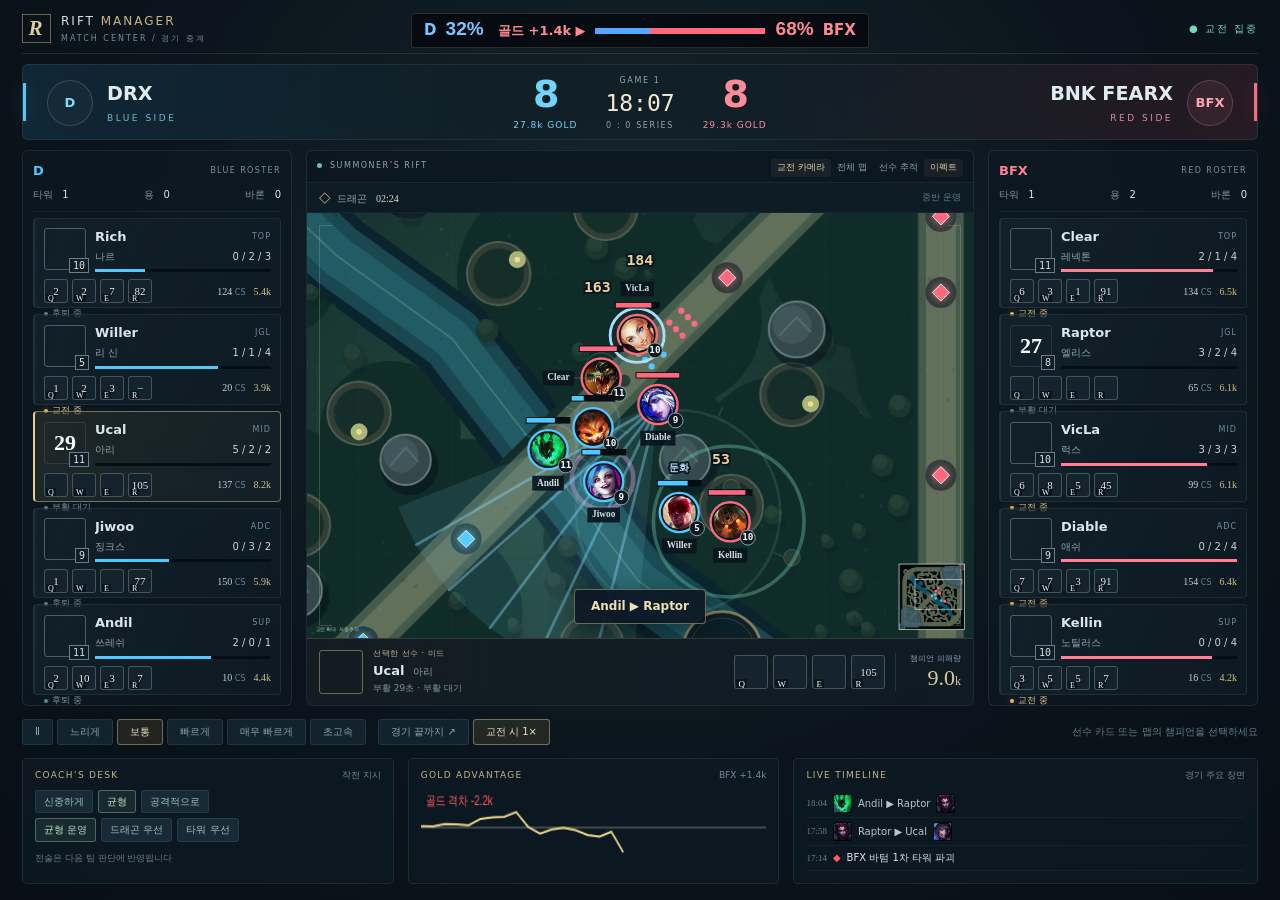
<file: match-preview.html>
<!doctype html>
<html lang="ko">
<head><meta charset="utf-8"><meta name="viewport" content="width=device-width,initial-scale=1"><title>경기 중계 미리보기 · Rift Manager</title><link rel="stylesheet" href="css/style.css"><link rel="stylesheet" href="css/broadcast.css">
<link rel="stylesheet" href="css/features.css"></head>
<body>
<div id="matchRoot"></div>
<script src="data/index.js"></script><script src="data/y2026.js"></script><script src="data/rookies.js"></script><script src="js/core.js"></script><script src="js/skills.js"></script><script src="data/champions.js"></script><script src="js/champions.js"></script><script src="js/engine.js"></script>
<script src="js/abilities.js"></script><script src="js/world.js"></script><script src="js/sim.js"></script>
<script src="js/competition.js"></script><script src="js/manage.js"></script><script src="js/staff.js"></script><script src="js/youth.js"></script><script src="js/career.js"></script><script src="js/broadcast.js"></script><script src="js/combat-vfx.js"></script><script src="js/draft.js"></script>
<script src="js/view.js"></script>
<script src="data/particles.js"></script><script src="js/native-vfx.js"></script>
<script>
// Standalone in-memory exhibition. Never loads or writes a saved career.
const D=LFM_DATA[2026],S=LFM.world.newGame({year:2026,mode:'team',teamId:D.leagues[0].teams[0],seed:77});
const fixture=S.matches.find(m=>m.a===S.user||m.b===S.user);
LFM.view.open(fixture,()=>location.href='index.html');
const state=LFM.view.state();
LFM.draftUI.ai(state,true);LFM.view.render();
state.picks=['Gnar','LeeSin','Ahri','Jinx','Thresh','Renekton','Elise','Lux','Ashe','Nautilus'];
document.querySelector('[data-mact="start"]').click();
while(state.match.t<1080&&!state.match.done)state.match.step(1);
state.speed=2;
LFM.view.render();
const meta=document.querySelector('.match-meta');meta.textContent='데모 경기 · 18분부터 재생 · 저장 데이터에 영향 없음';
</script>
</body></html>
</file>
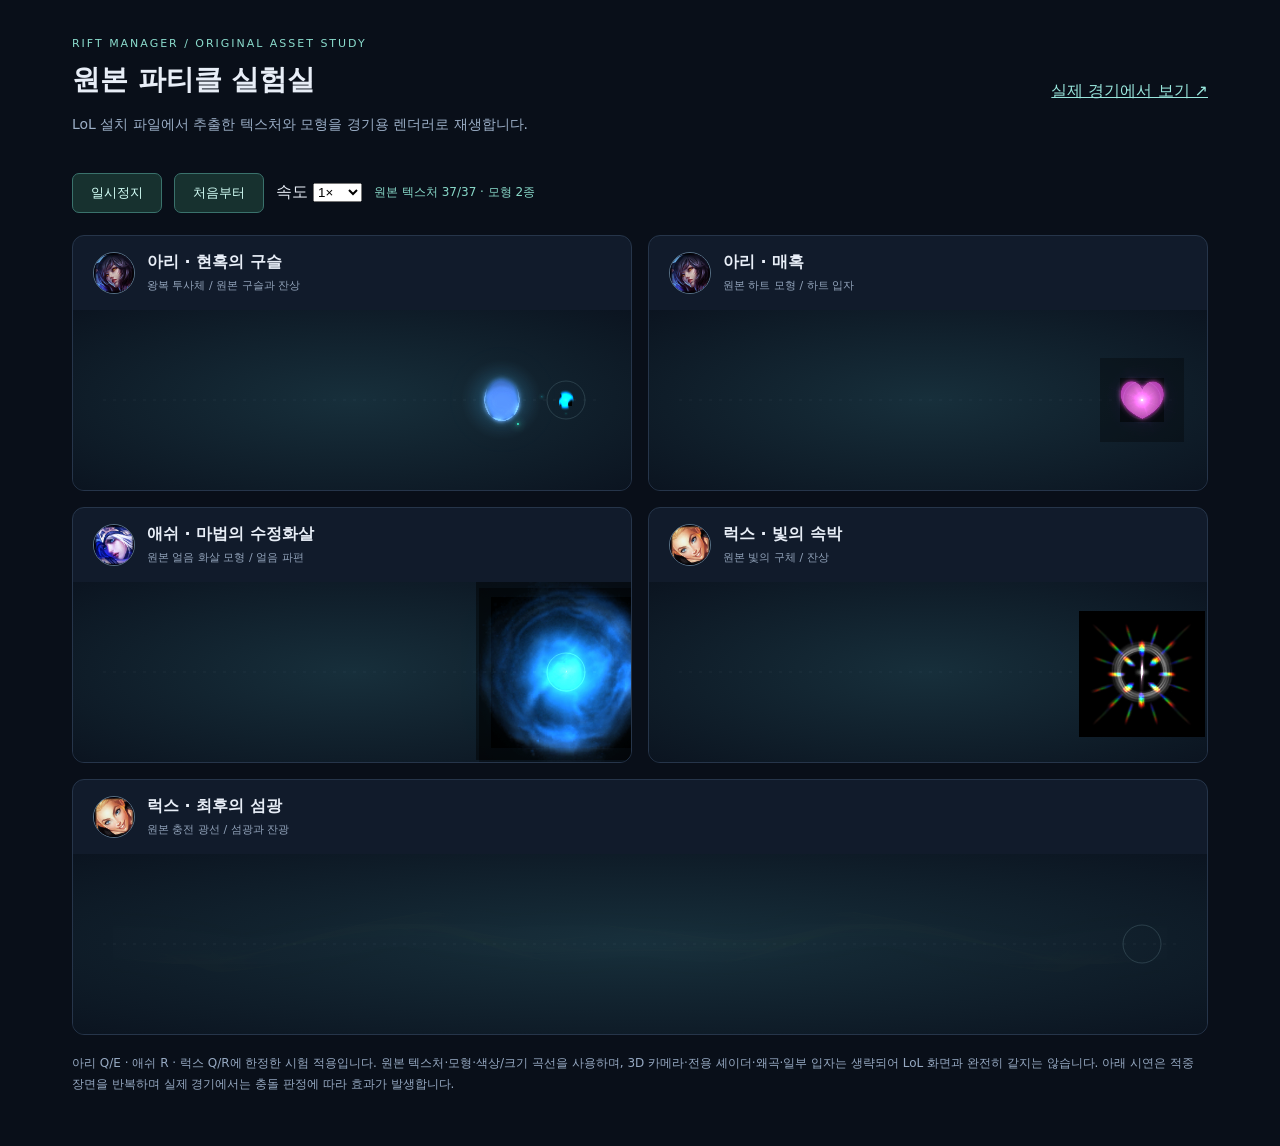
<file: particle-preview.html>
<!doctype html>
<html lang="ko"><head><meta charset="utf-8"><meta name="viewport" content="width=device-width,initial-scale=1"><title>원본 파티클 실험실 · Rift Manager</title>
<style>
*{box-sizing:border-box}body{margin:0;background:#090f19;color:#e8eef7;font-family:Malgun Gothic,system-ui,sans-serif}main{max-width:1180px;margin:auto;padding:32px 22px}header{display:flex;justify-content:space-between;gap:20px;align-items:center}h1{font-size:28px;margin:10px 0}p{color:#9baec6;line-height:1.7;font-size:14px}.eyebrow{letter-spacing:.18em;font-size:11px;color:#8bdccd}a{color:#99e7dd}button{background:#17312f;border:1px solid #3a726c;color:#d3fff7;border-radius:7px;padding:10px 18px;cursor:pointer}.controls{display:flex;gap:12px;align-items:center;flex-wrap:wrap;margin:22px 0}.grid{display:grid;grid-template-columns:1fr 1fr;gap:16px}article{border:1px solid #26354a;border-radius:12px;overflow:hidden;background:#111b2b}article.wide{grid-column:1/-1}.title{display:flex;gap:12px;align-items:center;padding:16px 20px}.title img{width:42px;height:42px;border-radius:50%;border:1px solid #577085}h2{font-size:16px;margin:0 0 5px}.caption{font-size:11px;color:#91a2b9}canvas{display:block;width:100%;height:180px;background:radial-gradient(ellipse at 50% 50%,#172f3b,#0b1420)}footer{margin:18px 0;color:#96a9c2;font-size:12px;line-height:1.8}#loaded{font-size:12px;color:#88d8c8}@media(max-width:650px){.grid{grid-template-columns:1fr}h1{font-size:23px}header{align-items:flex-start;flex-direction:column}main{padding:20px 14px}}
</style></head><body><main>
<header><div><span class="eyebrow">RIFT MANAGER / ORIGINAL ASSET STUDY</span><h1>원본 파티클 실험실</h1><p>LoL 설치 파일에서 추출한 텍스처와 모형을 경기용 렌더러로 재생합니다.</p></div><a href="match-preview.html">실제 경기에서 보기 ↗</a></header>
<div class="controls"><button id="pause">일시정지</button><button id="restart">처음부터</button><label>속도 <select id="speed"><option value="0.5">0.5×</option><option value="1" selected>1×</option><option value="2">2×</option></select></label><span id="loaded">원본 텍스처 불러오는 중…</span></div>
<div class="grid" id="grid"></div>
<footer>아리 Q/E · 애쉬 R · 럭스 Q/R에 한정한 시험 적용입니다. 원본 텍스처·모형·색상/크기 곡선을 사용하며, 3D 카메라·전용 셰이더·왜곡·일부 입자는 생략되어 LoL 화면과 완전히 같지는 않습니다. 아래 시연은 적중 장면을 반복하며 실제 경기에서는 충돌 판정에 따라 효과가 발생합니다.</footer>
</main><script>window.LFM={};</script><script src="data/particles.js"></script><script src="js/native-vfx.js"></script><script>
const demos=[['AhriQ','아리 · 현혹의 구슬','왕복 투사체 / 원본 구슬과 잔상','Ahri'],['AhriE','아리 · 매혹','원본 하트 모형 / 하트 입자','Ahri'],['AsheR','애쉬 · 마법의 수정화살','원본 얼음 화살 모형 / 얼음 파편','Ashe'],['LuxQ','럭스 · 빛의 속박','원본 빛의 구체 / 잔상','Lux'],['LuxR','럭스 · 최후의 섬광','원본 충전 광선 / 섬광과 잔광','Lux']];
document.querySelector('#grid').innerHTML=demos.map(([key,name,sub,id])=>`<article class="${key==='LuxR'?'wide':''}"><div class="title"><img src="assets/champions/${id}.png" alt=""><div><h2>${name}</h2><div class="caption">${sub}</div></div></div><canvas data-key="${key}" aria-label="${name} 이펙트 시연"></canvas></article>`).join('');
let time=0,playing=true,last=performance.now(),speed=1;
const N=LFM.nativeVfx,canvases=[...document.querySelectorAll('canvas')];
window.preview={get time(){return time},set time(v){time=v},get playing(){return playing},set playing(v){playing=v},draw};
function draw(){for(const c of canvases){const w=c.clientWidth,h=180,dpr=Math.min(2,devicePixelRatio);if(c.width!==Math.round(w*dpr)){c.width=Math.round(w*dpr);c.height=h*dpr;}const ctx=c.getContext('2d');ctx.setTransform(dpr,0,0,dpr,0,0);ctx.clearRect(0,0,w,h);const key=c.dataset.key,cycle=time%3.4;ctx.strokeStyle='#7890a41a';ctx.setLineDash([3,7]);ctx.beginPath();ctx.moveTo(30,h/2);ctx.lineTo(w-30,h/2);ctx.stroke();ctx.setLineDash([]);
  const start=60,end=w-65,dist=end-start,v=dist/1.5;ctx.strokeStyle='#54717a66';ctx.beginPath();ctx.arc(end,h/2,19,0,Math.PI*2);ctx.stroke();
  if(key==='LuxR'){N.draw(ctx,key,{x:40,y:h/2,angle:0,age:cycle,length:w-80});}
  else if(cycle<1.5){N.draw(ctx,key,{x:start+cycle*v,y:h/2,angle:0,age:cycle,speed:v,travel:cycle*v,sustain:true});}
  else if(key==='AhriQ'&&cycle<3){N.draw(ctx,'AhriQReturn',{x:end-(cycle-1.5)*v,y:h/2,angle:Math.PI,age:cycle-1.5,speed:v,travel:(cycle-1.5)*v,sustain:true});}
  if(cycle>=1.5&&key!=='LuxR')N.draw(ctx,key+'Hit',{x:end,y:h/2,age:cycle-1.5});
}}
document.querySelector('#pause').onclick=()=>{playing=!playing;document.querySelector('#pause').textContent=playing?'일시정지':'재생';};document.querySelector('#restart').onclick=()=>{time=0;draw();};document.querySelector('#speed').onchange=e=>speed=+e.target.value;
N.ready.then(()=>{const s=N.stats();document.querySelector('#loaded').textContent=`원본 텍스처 ${s.loaded}/${s.total} · 모형 2종`});
function loop(now){if(playing)time+=Math.min(.05,(now-last)/1000)*speed;last=now;draw();requestAnimationFrame(loop)}requestAnimationFrame(loop);
</script></body></html>
</file>
<file: css/style.css>
/* Rift Manager — 구단 사무실. 짙은 청흑색 바탕, 옅은 금색, 그리고 내 구단 색(--club). */
:root{
  --bg:#0a1118;--panel:#0f1a23;--panel2:#15232e;--raise:#1b2c39;--line:#213341;--line2:#2c4354;
  --text:#dbe6ea;--dim:#7e939e;--faint:#55697a;
  --acc:#c9b580;--acc2:#ecd9a0;--good:#6fd3a8;--bad:#f07b82;--warn:#e6b85c;
  --blue:#53a8ff;--red:#ff6b7c;--club:#c9b580;
  --num:"Barlow Condensed","Pretendard","Malgun Gothic",sans-serif;
  --body:"Pretendard","Malgun Gothic","Apple SD Gothic Neo",system-ui,sans-serif;
}
*{box-sizing:border-box}
html,body{margin:0;height:100%;background:var(--bg);color:var(--text);font:14px/1.55 var(--body);-webkit-font-smoothing:antialiased}
button,select,input{font:inherit;color:inherit}
h1,h2,h3,h4{margin:0 0 10px;font-weight:700;letter-spacing:-.015em;line-height:1.25}
h1{font-size:30px}h2{font-size:22px}h3{font-size:15px}h4{font-size:13px;color:var(--dim);font-weight:600;margin-top:16px}
p{margin:0 0 10px}
.dim{color:var(--dim)}.sm{font-size:12px}.good{color:var(--good)}.bad{color:var(--bad)}.c{text-align:center}.r{text-align:right}
::selection{background:#c9b58055}
::-webkit-scrollbar{width:10px;height:10px}::-webkit-scrollbar-thumb{background:#22343f;border:2px solid var(--bg);border-radius:6px}::-webkit-scrollbar-thumb:hover{background:#2f4757}
:focus-visible{outline:2px solid var(--acc2);outline-offset:2px}

/* 버튼·입력 */
.btn{background:var(--panel2);border:1px solid var(--line2);border-radius:3px;padding:8px 16px;cursor:pointer;white-space:nowrap;font-weight:600;transition:background .12s,border-color .12s}
.btn:hover{background:var(--raise);border-color:#44627a}
.btn.primary{background:var(--acc);border-color:var(--acc);color:#1a1608}
.btn.primary:hover{background:var(--acc2);border-color:var(--acc2)}
.btn.sm{padding:4px 11px;font-size:12px}.btn.big{padding:13px 30px;font-size:16px}.btn.danger{color:var(--bad);border-color:#5a3038}.btn.danger:hover{background:#3a1e25}
.btn:disabled,.opt:disabled,.ybtn:disabled,.modecard:disabled{opacity:.38;cursor:not-allowed}
.opt{background:transparent;border:1px solid var(--line2);border-radius:3px;padding:7px 13px;margin:0 6px 6px 0;cursor:pointer;color:#b9c8cf}
.opt:hover{border-color:#4c6c84;color:var(--text)}
.opt.sm{padding:4px 10px;font-size:12px}.opt.sel{background:#c9b5801f;border-color:var(--acc);color:var(--acc2)}
.opt small{display:block;color:var(--dim);font-size:10px}
select,input[type=text],input[type=number],input:not([type]){background:#0c151d;border:1px solid var(--line2);border-radius:3px;padding:7px 10px;min-width:0}
select:hover,input:hover{border-color:#44627a}
a.lnk{color:var(--text);cursor:pointer;text-decoration:none;border-bottom:1px solid transparent}a.lnk:hover{color:var(--acc2);border-bottom-color:var(--acc)}
.dot{display:inline-block;width:8px;height:8px;border-radius:2px;margin-right:7px;vertical-align:middle;transform:rotate(45deg)}

/* 시작 화면: 게임 메인 메뉴 */
.start{min-height:100vh;display:grid;grid-template-columns:minmax(320px,520px) 1fr;background:var(--bg);position:relative;overflow:hidden}
.start-left{padding:9vh 0 5vh 7vw;display:flex;flex-direction:column;position:relative;z-index:2}
.wordmark{font:700 clamp(64px,9vw,128px)/.86 var(--num);letter-spacing:-.01em;text-transform:uppercase;margin:0}
.wordmark span{display:block;color:var(--acc)}
.start .tag{color:var(--dim);font-size:15px;margin:18px 0 0;max-width:30em}
.menu{margin-top:auto;display:flex;flex-direction:column;align-items:flex-start;padding-top:40px}
.menu button{background:none;border:0;padding:9px 0 9px 22px;font-size:24px;font-weight:700;letter-spacing:-.02em;color:#9fb1ba;cursor:pointer;position:relative;transition:color .12s,padding .12s}
.menu button::before{content:"";position:absolute;left:0;top:50%;width:10px;height:10px;margin-top:-5px;background:var(--acc);transform:rotate(45deg) scale(0);transition:transform .12s}
.menu button:hover,.menu button:focus-visible{color:#fff;padding-left:30px;outline:0}.menu button:hover::before,.menu button:focus-visible::before{transform:rotate(45deg) scale(1)}
.menu small{display:block;font-size:12px;font-weight:400;color:var(--faint);letter-spacing:0}
.credit{color:var(--faint);font-size:11px;line-height:1.6;margin:36px 0 0;max-width:44em}.credit a{color:var(--dim)}
.start-art{position:relative}.start-art svg{position:absolute;right:-6%;top:50%;height:118%;transform:translateY(-50%);opacity:.9}
.startbtns{display:flex;gap:12px;margin-top:10px}

/* 새 게임 마법사 */
.wizard{max-width:900px;margin:0 auto;padding:44px 24px 70px}.wizard.wide{max-width:1240px}
.wizard h1{font-size:34px;margin-bottom:6px}.wizard h3{margin-top:30px;color:var(--acc);font-size:14px}
.ygrid{display:grid;grid-template-columns:repeat(13,minmax(0,1fr));gap:0;border:1px solid var(--line);border-radius:3px;overflow:hidden}
.ybtn{background:var(--panel);border:0;border-right:1px solid var(--line);padding:14px 4px 12px;cursor:pointer;text-align:center}.ybtn:last-child{border-right:0}
.ybtn b{display:block;font:600 24px/1 var(--num)}.ybtn span{display:block;font-size:10px;color:var(--faint);margin-top:5px;line-height:1.3}
.ybtn:hover:not(:disabled){background:var(--panel2)}.ybtn.sel{background:var(--acc);color:#1a1608}.ybtn.sel span{color:#5b4d24}
.modes{display:grid;grid-template-columns:repeat(3,1fr);gap:12px}
.modecard{background:var(--panel);border:1px solid var(--line);border-top:3px solid var(--line2);border-radius:3px;padding:20px 18px 22px;cursor:pointer;text-align:left;min-height:132px}
.modecard b{display:block;font-size:19px;margin-bottom:8px}.modecard span{color:var(--dim);font-size:13px;line-height:1.5;display:block}
.modecard:hover:not(:disabled){border-color:var(--line2);background:var(--panel2)}.modecard.sel{border-top-color:var(--acc);background:#c9b58012}
.teamcard.sel,.stylecard.sel{border-color:var(--acc);background:#c9b58014}
.actions{display:flex;gap:10px;justify-content:flex-end;margin-top:26px}
.wizard label{display:block;margin:16px 0;color:var(--dim);font-size:13px}.wizard label input,.wizard label select{display:block;margin-top:6px;width:100%;max-width:520px;color:var(--text);font-size:15px;padding:9px 11px}.wizard input[type=color]{height:42px;width:84px;padding:3px}
.lgtabs>div{margin:8px 0}.lgtabs .dim{display:inline-block;width:34px}
.teamgrid{display:grid;grid-template-columns:repeat(auto-fill,minmax(260px,1fr));gap:10px;margin-top:14px}
.teamcard{position:relative;background:var(--panel);border:1px solid var(--line);border-radius:3px;padding:14px 14px 13px 22px;cursor:pointer;text-align:left;display:flex;flex-direction:column;gap:4px;overflow:hidden}
.teamcard:hover{background:var(--panel2);border-color:var(--line2)}
.teamcard .bar{position:absolute;left:0;top:0;bottom:0;width:6px}.teamcard b{font-size:17px;letter-spacing:-.02em}
.stars{display:inline-block;position:relative;width:76px;height:14px;vertical-align:-2px}
.stars::before{content:"★★★★★";position:absolute;inset:0;color:#2a3d4b;font-size:14px;line-height:14px;letter-spacing:1px}
.stars i{position:absolute;left:0;top:0;height:100%;overflow:hidden;white-space:nowrap}.stars i::before{content:"★★★★★";color:var(--acc);font-size:14px;line-height:14px;letter-spacing:1px;font-style:normal}

/* 본 화면 틀: 왼쪽 레일 + 상단 바 */
.shell{display:grid;grid-template-columns:232px minmax(0,1fr);height:100vh}
.rail{background:#0c151d;border-right:1px solid var(--line);display:flex;flex-direction:column;min-height:0}
.club{display:flex;align-items:center;gap:12px;padding:18px 16px 16px;border-bottom:1px solid var(--line);position:relative}
.club::after{content:"";position:absolute;left:0;top:0;bottom:0;width:4px;background:var(--club)}
.club b{display:block;font-size:16px;line-height:1.2;letter-spacing:-.02em}.club span{display:block;font-size:12px;color:var(--dim);margin-top:2px}
.crest{flex:none;width:44px;height:44px;display:grid;place-items:center;font:700 15px/1 var(--num);font-style:normal;color:#fff;letter-spacing:.02em;clip-path:polygon(50% 0,100% 18%,100% 68%,50% 100%,0 68%,0 18%);text-shadow:0 1px 2px #0009}
nav{flex:1;overflow:auto;padding:10px 0 14px;display:flex;flex-direction:column}
.navsec{font-size:11px;color:var(--faint);padding:14px 18px 5px;font-weight:600}
nav button{background:none;border:0;border-left:3px solid transparent;text-align:left;padding:8px 16px 8px 15px;cursor:pointer;color:#a3b5be;display:flex;justify-content:space-between;align-items:center;font-size:14px}
nav button:hover{background:#13202a;color:var(--text)}
nav button.sel{background:linear-gradient(90deg,#c9b58022,transparent 85%);border-left-color:var(--acc);color:#fff;font-weight:700}
nav em{font-style:normal;background:var(--acc);color:#1a1608;border-radius:2px;font:700 12px/1.5 var(--num);padding:0 6px;min-width:20px;text-align:center}
.railfoot{padding:12px 16px;border-top:1px solid var(--line);display:flex;gap:8px}.railfoot .btn{flex:1;text-align:center}
.stage{display:flex;flex-direction:column;min-width:0;min-height:0}
.top{height:66px;flex:none;display:flex;align-items:center;gap:26px;padding:0 24px;background:var(--panel);border-bottom:1px solid var(--line)}
.date{display:flex;align-items:baseline;gap:10px;white-space:nowrap}.date b{font:600 30px/1 var(--num);letter-spacing:.01em}.date span{font-size:12px;color:var(--dim)}
.ticker{flex:1;min-width:0;font-size:13px;color:#b9c8cf;overflow:hidden;text-overflow:ellipsis;white-space:nowrap;border-left:1px solid var(--line);padding-left:24px}.ticker b{color:var(--text)}
.money{text-align:right;white-space:nowrap}.money span{display:block;font-size:11px;color:var(--dim)}.money b{font:600 22px/1.1 var(--num);letter-spacing:.01em}
#btnCont{padding:11px 26px;font-size:15px;min-width:132px}
main{flex:1;overflow:auto;padding:24px 28px 64px;min-width:0}
main>h2{font-size:26px;margin-bottom:14px}main>h2 .sm{font-weight:400;margin-left:8px}
main>p.dim{max-width:74ch}
/* 옛 구조 호환 */
.body{display:flex;height:calc(100vh - 66px)}

/* 패널 */
.card{background:var(--panel);border:1px solid var(--line);border-radius:3px;padding:16px 18px 18px;margin-bottom:14px;overflow-x:auto}
.card>h3:first-child{margin:-16px -18px 14px;padding:11px 18px;border-bottom:1px solid var(--line);background:#0c161e;font-size:14px;display:flex;align-items:baseline;gap:10px;flex-wrap:wrap}
.card>h3:first-child .sm,.card>h3:first-child .dim{font-weight:400}
.grid2{display:grid;grid-template-columns:repeat(2,minmax(0,1fr));gap:14px;align-items:start}.grid3{display:grid;grid-template-columns:repeat(auto-fit,minmax(260px,1fr));gap:12px}
.kv{display:grid;grid-template-columns:auto 1fr;gap:7px 18px;align-items:center}.kv span{color:var(--dim);font-size:13px}.kv.k4{grid-template-columns:auto 1fr auto 1fr;margin:12px 0}

/* 표 */
.tb{width:100%;border-collapse:collapse;font-size:13px}
.tb th{color:var(--faint);font-weight:600;text-align:left;padding:7px 9px;border-bottom:1px solid var(--line2);white-space:nowrap;font-size:12px}
.tb td{padding:7px 9px;border-bottom:1px solid #18262f;white-space:nowrap;font-variant-numeric:tabular-nums}
.tb tbody tr:hover td{background:#13202a}
.tb tr.me td{background:#c9b5800f}.tb tr.me td:first-child{box-shadow:inset 3px 0 0 var(--acc)}
.tb tr.cut td{border-bottom:1px solid var(--acc)}
.tb td.a5 b,.tb td.a4 b,.tb td.a3 b,.tb td.a2 b,.tb td.a1 b{display:inline-block;min-width:30px;text-align:center;font:600 15px/22px var(--num);border-radius:2px;padding:0 4px}
.tb td.a5 b{background:#c9b58030;color:var(--acc2)}.tb td.a4 b{background:#6fd3a824;color:#8fe3bd}.tb td.a3 b{background:#ffffff10;color:var(--text)}.tb td.a2 b{background:#ffffff08;color:#9aaab3}.tb td.a1 b{background:transparent;color:#6c7c86}
.a5{color:var(--acc2)}.a4{color:#8fe3bd}.a3{color:var(--text)}.a2{color:#9aaab3}.a1{color:#6c7c86}
.rolechip{display:inline-block;border:1px solid var(--line2);border-radius:2px;padding:0 6px;font-size:11px;line-height:18px;color:#a9bbc4;margin-right:6px;min-width:34px;text-align:center}
.tagc{margin-left:6px;font-size:10px;border-radius:2px;padding:1px 5px;color:var(--good);border:1px solid #6fd3a840}.tagc.imp{color:var(--warn);border-color:#e6b85c40}
.mbar{display:inline-block;width:56px;height:5px;background:#1c2b36;border-radius:0;overflow:hidden;vertical-align:middle}.mbar i{display:block;height:100%}

/* 홈: 다음 경기 */
.matchday{display:grid;grid-template-columns:1fr auto 1fr;align-items:center;gap:22px;padding:22px 26px;background:linear-gradient(100deg,color-mix(in srgb,var(--club) 22%,var(--panel)) 0,var(--panel) 46%,var(--panel) 54%,#1a2330 100%);border:1px solid var(--line);border-radius:3px;margin-bottom:14px;position:relative}
.md-team{display:flex;align-items:center;gap:16px;min-width:0}.md-team.away{flex-direction:row-reverse;text-align:right}
.md-team .crest{width:68px;height:68px;font-size:22px}
.md-team h2{font-size:26px;margin:0;letter-spacing:-.03em;overflow:hidden;text-overflow:ellipsis;white-space:nowrap}.md-team span{font-size:12px;color:var(--dim)}
.md-mid{text-align:center;min-width:170px}.md-mid .vs{font:700 34px/1 var(--num);color:var(--acc);letter-spacing:.04em}
.md-mid small{display:block;color:var(--dim);font-size:12px;margin-bottom:6px}.md-mid .btn{margin-top:10px}.md-mid em{display:block;font-style:normal;font-size:13px;margin-top:8px;color:#b9c8cf}
.formrow{display:flex;gap:4px;margin-top:6px}.md-team.away .formrow{justify-content:flex-end}
.formrow i{width:20px;height:20px;display:grid;place-items:center;font:700 12px/1 var(--num);font-style:normal;border-radius:2px;background:#1c2b36;color:var(--dim)}.formrow i.w{background:#6fd3a82e;color:#8fe3bd}.formrow i.l{background:#f07b8226;color:#f59aa0}
.home3{display:grid;grid-template-columns:minmax(0,1.15fr) minmax(0,1fr);gap:14px;align-items:start}
.nextm{display:flex;justify-content:space-between;align-items:center;gap:12px}.nextm h2{margin:2px 0 6px;font-size:24px}
.newsline{padding:8px 0;border-bottom:1px solid #18262f;cursor:pointer;display:flex;gap:12px}.newsline:hover{color:var(--acc2)}.newsline.unread{font-weight:700}.newsline .dim{flex:none;width:38px;font-family:var(--num);font-size:14px}
.news{background:var(--panel);border:1px solid var(--line);border-radius:3px;padding:13px 18px;margin-bottom:8px;max-width:860px}.news.unread{border-left:3px solid var(--acc)}
.news header{display:flex;justify-content:space-between;gap:12px}.news p{margin:6px 0 0;color:#b9c8cf}

/* 스쿼드·전술 */
.slots{display:grid;grid-template-columns:repeat(5,minmax(0,1fr));gap:10px}.slot select{width:100%;margin-top:5px}
.filters{display:flex;flex-wrap:wrap;gap:8px;align-items:center;margin-bottom:12px}.chk{display:flex;gap:7px;align-items:center;color:var(--dim)}
.styles{display:grid;grid-template-columns:repeat(auto-fill,minmax(220px,1fr));gap:8px}
.stylecard{background:var(--panel2);border:1px solid var(--line);border-radius:3px;padding:11px 13px;text-align:left;cursor:pointer;display:flex;flex-direction:column;gap:4px}
.stylecard:hover{border-color:var(--line2)}.stylecard b{font-size:15px}.stylecard span{font-size:12px;color:var(--dim);line-height:1.45}.stylecard em{font-style:normal;font-size:11px;color:#a9bbc4}.stylecard u{text-decoration:none}
.rowopts{display:grid;grid-template-columns:repeat(auto-fit,minmax(230px,1fr));gap:6px 24px}.rowopts h4{margin-top:10px}
.upg{display:flex;justify-content:space-between;align-items:center;gap:14px;padding:11px 0;border-bottom:1px solid #18262f}.upg:last-child{border-bottom:0}.upg b{display:block}.upg span{font-size:12px}
.champ{color:var(--acc2);font-weight:700;margin:10px 0 0}

/* 모달 */
#modal{position:fixed;inset:0;background:rgba(4,8,12,.78);display:none;align-items:flex-start;justify-content:center;padding:5vh 16px;overflow:auto;z-index:30}#modal.on{display:flex}
.mbox{background:var(--panel);border:1px solid var(--line2);border-top:3px solid var(--acc);border-radius:3px;padding:22px 24px;width:min(780px,100%);position:relative;box-shadow:0 30px 80px #000a}
.mbox header{display:flex;justify-content:space-between;align-items:center;padding-right:34px}.mbox header h2{font-size:28px;margin-bottom:2px}
.mbox .x{position:absolute;right:10px;top:8px;background:none;border:0;font-size:18px;cursor:pointer;color:var(--dim);padding:6px 9px}.mbox .x:hover{color:#fff}
.big{font:700 52px/1 var(--num);text-align:center}.big small{display:block;font:400 11px/1.4 var(--body);color:var(--dim)}
.attrs{display:grid;grid-template-columns:repeat(2,1fr);gap:7px 28px;margin:12px 0 14px}.attr{display:grid;grid-template-columns:88px 28px 1fr;align-items:center;gap:8px;cursor:help}
.attr span{color:var(--dim);font-size:13px}.attr b{font:600 17px/1 var(--num);text-align:right}.attr i{height:5px;background:#1c2b36;overflow:hidden}.attr u{display:block;height:100%;background:var(--acc)}
.acts{display:flex;flex-wrap:wrap;gap:8px;align-items:center;padding:14px 0 2px;border-top:1px solid var(--line)}.acts input{width:120px}
#toast{position:fixed;left:50%;bottom:30px;transform:translate(-50%,16px);background:#14252f;border:1px solid var(--acc);border-left-width:4px;padding:11px 20px;border-radius:3px;opacity:0;pointer-events:none;transition:.18s;z-index:60;max-width:90vw;box-shadow:0 12px 40px #0009}
#toast.on{opacity:1;transform:translate(-50%,0)}#toast.bad{border-color:var(--bad)}
#overlay{position:fixed;inset:0;background:rgba(4,8,12,.66);display:none;place-items:center;font:600 30px/1 var(--num);letter-spacing:.02em;z-index:50}#overlay.on{display:grid}

/* 경기 전·후 화면 */
#matchRoot{position:fixed;inset:0;background:var(--bg);display:none;overflow:auto;z-index:40}#matchRoot.on{display:block}
.draft,.result{max-width:1160px;margin:0 auto;padding:26px 24px 44px}
.mhead{display:flex;justify-content:space-between;align-items:center;margin-bottom:16px;padding-bottom:14px;border-bottom:1px solid var(--line)}
.score{font:600 26px/1 var(--num);letter-spacing:.02em}.score b{font-size:44px;margin:0 6px;color:var(--acc2)}
.lus{display:grid;grid-template-columns:1fr 1fr;gap:12px;margin-bottom:12px}.lu{background:var(--panel);border:1px solid var(--line);border-radius:3px;padding:14px 16px}
.lu h3{border-left:4px solid;padding-left:10px;font-size:17px}.lurow{display:flex;align-items:center;gap:8px;padding:5px 0}.lurow .ovr{font:600 17px/1 var(--num);color:var(--acc2)}
.tags{margin-left:auto}.tags i{font-style:normal;font-size:11px;border:1px solid var(--line2);border-radius:2px;padding:1px 6px;margin-left:4px;color:#a9bbc4}
.panel{background:var(--panel);border:1px solid var(--line);border-radius:3px;padding:16px 18px}
.result h2{font:700 54px/1 var(--num);letter-spacing:.02em;margin-bottom:4px}

/* 중계 화면 기본 규칙 (세부는 broadcast.css) */
.live{display:flex;flex-direction:column;height:100vh;padding:8px 12px;gap:8px}
.livebar{display:flex;align-items:center;gap:14px}.teamtag{font-weight:800;font-size:17px;flex:1}.teamtag.r{text-align:right}
.lvscore{display:flex;align-items:center;gap:16px;font-size:28px;font-weight:800}.clock{font-size:15px;color:var(--dim);font-weight:500;font-variant-numeric:tabular-nums}
.speeds{display:flex;align-items:center}.speeds .opt{margin:0 0 0 4px}
.livebody{display:grid;grid-template-columns:minmax(190px,250px) 1fr minmax(190px,250px);gap:10px;flex:1;min-height:0}
.mapwrap{position:relative;display:flex;justify-content:center;align-items:flex-start;min-width:0}#mapCv{border-radius:12px;border:1px solid var(--line)}
.caption{position:absolute;bottom:14px;left:50%;transform:translateX(-50%);background:rgba(8,12,14,.88);padding:7px 18px;border-radius:20px;font-weight:700;font-size:15px;white-space:nowrap;transition:opacity .3s;pointer-events:none}
.side{background:var(--panel);border:1px solid var(--line);border-radius:12px;padding:10px;overflow:auto}
.tstat{display:grid;grid-template-columns:1fr 1fr;gap:2px 8px;font-size:12px;color:var(--dim);margin-bottom:6px}.tstat b{color:var(--text)}
.buff{font-size:11px;background:#3a2a5c;border-radius:4px;padding:1px 6px;display:inline-block;margin:0 4px 6px 0}
.prow{padding:6px 0;border-top:1px solid #1d2832}.prow.dead{opacity:.45}.pl1{display:flex;align-items:center}.pl1 b{flex:1;overflow:hidden;text-overflow:ellipsis;white-space:nowrap}.lvl{font-size:11px;color:var(--dim)}
.pl2{display:flex;justify-content:space-between;font-size:12px;color:#b8c6d2;font-variant-numeric:tabular-nums}
.hpbar{position:relative;height:5px;background:#22303b;border-radius:3px;margin-top:3px}.hpbar i{display:block;height:100%;border-radius:3px}.hpbar em{position:absolute;right:0;top:-15px;font-size:10px;font-style:normal;color:var(--acc2)}
.livefoot{display:grid;grid-template-columns:auto 420px 1fr;gap:12px;align-items:start;height:92px}
.orders .opt{margin:3px 4px 0 0}.sep{display:inline-block;width:10px}#goldCv{background:var(--panel);border:1px solid var(--line);border-radius:8px}
.feed{height:92px;overflow:auto;background:var(--panel);border:1px solid var(--line);border-radius:8px;padding:4px 10px;font-size:12px}.ev.kill{color:#b8c6d2}.ev.baron,.ev.dragon,.ev.nexus,.ev.ace,.ev.steal{font-weight:700}
.boxes{display:grid;grid-template-columns:1fr 1fr;gap:12px}.box{background:var(--panel);border:1px solid var(--line);border-radius:12px;padding:14px}.win{font-size:12px;background:var(--acc);color:#04201a;border-radius:4px;padding:1px 7px;margin-left:6px}
.rt{font-weight:800}
.boxes{display:grid;grid-template-columns:1fr 1fr;gap:12px}.box{background:var(--panel);border:1px solid var(--line);border-radius:3px;padding:16px}.box h3{font-size:18px}
.win{font-size:12px;background:var(--acc);color:#1a1608;border-radius:2px;padding:1px 8px;margin-left:8px;font-weight:700}

/* 이적 시장·할 일 */
.banner{display:flex;flex-direction:column;gap:3px;background:var(--panel);border:1px solid var(--line);border-left:4px solid var(--faint);border-radius:3px;padding:13px 18px;margin-bottom:14px}.banner.open{border-left-color:var(--good)}.banner span{color:#b9c8cf;font-size:13px}
.recogrid{display:grid;grid-template-columns:repeat(auto-fit,minmax(260px,1fr));gap:16px}.recocol h4{margin-top:0;color:var(--text)}
.reco{display:flex;justify-content:space-between;align-items:center;gap:10px;background:var(--panel2);border:1px solid var(--line);border-radius:3px;padding:10px 13px;margin-bottom:8px}.reco:hover{border-color:var(--line2)}
details.card summary{cursor:pointer;padding:2px 0 12px}details.card:not([open]) summary{padding-bottom:0}
.todo{border-left:3px solid var(--acc)}.todoitem{display:flex;justify-content:space-between;align-items:center;gap:14px;padding:9px 0;border-top:1px solid #18262f}.todoitem:first-of-type{border-top:0}
.todoitem.bad span{color:var(--bad)}.todoitem.warn span{color:var(--warn)}
.oneline{margin:6px 0 0;color:#b9c8cf}
label.chk{margin:7px 0;color:var(--text)}
.coachhead{display:flex;justify-content:space-between;align-items:center;gap:16px}.coachhead h2{margin:0;font-size:26px}
.deal{display:flex;justify-content:space-between;align-items:center;gap:14px;background:var(--panel2);border:1px solid var(--line);border-radius:3px;padding:11px 15px;margin-bottom:8px}
.deal.sel{border-color:var(--acc);background:#c9b58010}.deal b{display:block}.deal span{display:block;font-size:13px}.deal span b{display:inline}
.tips{margin:0;padding-left:18px;color:#b9c8cf}.tips li{margin:6px 0}
.skillline{margin:12px 0 0;padding:9px 13px;border-left:3px solid var(--acc);background:#c9b5800f}.skillline b{color:var(--acc2)}.sklv{color:var(--acc);letter-spacing:2px}
.sktag{font-size:11px;border-radius:2px;padding:1px 6px;border:1px solid var(--line2);color:#a9bbc4;cursor:help}.sktag.l2{color:var(--acc2);border-color:#c9b58055}.sktag.l3{color:#1a1608;background:var(--acc);border-color:var(--acc);font-weight:700}

/* 중계 알림과 상단 바 */
.announce{position:absolute;left:50%;top:20%;transform:translateX(-50%) scale(.9);opacity:0;pointer-events:none;text-align:center;z-index:20;padding:10px 40px;background:linear-gradient(90deg,transparent,rgba(5,10,16,.94) 18%,rgba(5,10,16,.94) 82%,transparent);white-space:nowrap}
.announce.on{opacity:1}.announce.pop{animation:annPop .32s cubic-bezier(.2,1.6,.4,1) both}
.announce b{display:block;font-size:30px;font-weight:800;letter-spacing:-.01em;text-shadow:0 2px 12px rgba(0,0,0,.8)}
.announce span{display:block;font-size:15px;color:#dfe8ee;margin-top:2px}
.announce.blue b{color:#7fc4ff}.announce.red b{color:#ff8a93}
.announce.p0 b{font-size:19px}.announce.p1 b{font-size:22px}.announce.p3 b{font-size:42px}.announce.p4 b{font-size:46px;color:var(--acc2)}
@keyframes annPop{from{transform:translateX(-50%) scale(1.5);opacity:0}to{transform:translateX(-50%) scale(1);opacity:1}}
.winbar{position:absolute;left:50%;top:8px;transform:translateX(-50%);z-index:19;display:flex;align-items:center;gap:16px;padding:7px 18px;border-radius:3px;background:rgba(6,11,17,.9);border:1px solid #c9b58033;pointer-events:none;white-space:nowrap}
.wb-team{display:flex;align-items:baseline;gap:9px;font-weight:700}.wb-team b{font-size:15px}.wb-team span{font:600 24px/1 var(--num)}
.wb-team.blue{color:#7fc4ff}.wb-team.red{color:#ff8a93}
.wb-mid{width:230px;text-align:center}.wb-gold{font-size:13px;font-weight:700;color:#dfe8ee}.wb-gold.blue{color:#7fc4ff}.wb-gold.red{color:#ff8a93}
.wb-bar{height:6px;background:#ff6b7c;overflow:hidden;margin:4px 0 2px}.wb-bar i{display:block;height:100%;background:#53a8ff;transition:width .4s}
.wb-label{font-size:10px;color:var(--dim)}
#matchRoot.spectate .draft .styles,#matchRoot.spectate .draft .rowopts,#matchRoot.spectate .draft .panel>h4,#matchRoot.spectate .orders{display:none}
#matchRoot.spectate select[data-pick]{pointer-events:none}

@media (prefers-reduced-motion:reduce){*{transition:none!important;animation:none!important}}
@media (max-width:1100px){.home3{grid-template-columns:1fr}.ygrid{grid-template-columns:repeat(7,1fr)}.ybtn{border-bottom:1px solid var(--line)}}
@media (max-width:900px){
  .shell{grid-template-columns:1fr;grid-template-rows:auto minmax(0,1fr);height:100vh}
  .rail{flex-direction:row;align-items:center;border-right:0;border-bottom:1px solid var(--line);overflow-x:auto}
  .club{border-bottom:0;padding:8px 12px}.club div{display:none}.crest{width:34px;height:34px;font-size:12px}
  nav{flex-direction:row;padding:0;overflow-x:auto}.navsec{display:none}nav button{border-left:0;border-bottom:3px solid transparent;padding:12px 12px;white-space:nowrap;gap:6px}nav button.sel{border-bottom-color:var(--acc);background:none}
  .railfoot{border-top:0;padding:6px 10px}
  .top{gap:12px;padding:0 12px;height:56px}.ticker{display:none}.date b{font-size:22px}.date span{display:none}#btnCont{min-width:0;padding:9px 14px}
  main{padding:14px 12px 50px}
  .grid2,.boxes,.lus,.modes,.start{grid-template-columns:1fr}.slots{grid-template-columns:1fr 1fr}
  .matchday{grid-template-columns:1fr;text-align:center}.md-team,.md-team.away{flex-direction:column;text-align:center}.formrow,.md-team.away .formrow{justify-content:center}
  .start-art{display:none}.start-left{padding:8vh 24px 4vh}
  .livebody{grid-template-columns:1fr}.livefoot{grid-template-columns:1fr;height:auto}.live{height:auto}
}

/* 영입 제안 */
.acts .btn small{display:block;font-weight:400;font-size:11px;margin-top:1px}.acts .btn.primary small{color:#3d3413!important}
small.good,span.good{color:var(--good)}small.bad{color:var(--bad)}small.warn,span.warn{color:var(--warn)}
/* 승리 확률 바: 맵을 가리지 않게 화면 맨 위 가운데(중계 머리줄)로 */
.winbar{position:fixed;top:13px;left:50%;transform:translateX(-50%);padding:5px 16px;gap:14px;z-index:45}
.winbar .wb-mid{display:flex;align-items:center;gap:10px;width:auto}.winbar .wb-bar{width:170px;margin:0;order:2}.winbar .wb-gold{order:1;min-width:92px;text-align:right}.winbar .wb-label{display:none}
.winbar .wb-team span{font-size:20px}
.live:has(.winbar) .match-meta{visibility:hidden}
.menu button{text-align:left}
.start-art svg{opacity:.5;right:-14%;height:108%}
.menu button{text-align:left}
.start-art svg{opacity:.5;right:-14%;height:108%}

/* 밴픽: 추천 목록 중심 */
.draft-step h3{font-size:19px;margin:10px 0 4px}.draft-step p{margin:0 0 10px}
.draft-confirm{display:flex;flex-wrap:wrap;gap:8px;margin:12px 0}
.champion-grid.compact{max-height:none;min-height:0}
/* 신문: 작고 차분하게 */
#featureModal .feature-box.newspaper{width:min(560px,100%);padding:26px 30px 24px;max-height:82vh;overflow:auto}
.newspaper .paper-masthead{font-size:30px;margin:4px 0 2px}.newspaper .paper-date,.newspaper .paper-sub{font-size:11px;letter-spacing:0}
.newspaper .paper-article{padding:12px 0}.newspaper .paper-article h2{font-size:17px;margin:4px 0 6px}.newspaper .paper-article.lead h2{font-size:22px}
.newspaper .paper-article p{font-size:13px;line-height:1.65;margin:0}.newspaper .paper-article span{font-size:10px;letter-spacing:.04em}
.newspaper .paper-button{margin-top:14px;padding:8px 18px;font-size:13px}
.paperbtn{background:none;border:1px solid var(--line2);border-radius:3px;color:var(--dim);width:38px;height:38px;display:grid;place-items:center;cursor:pointer;position:relative}
.paperbtn:hover{color:var(--acc2);border-color:var(--acc)}.paperbtn.new{color:var(--acc2);border-color:var(--acc)}
.paperbtn.new::after{content:"";position:absolute;right:-3px;top:-3px;width:8px;height:8px;border-radius:50%;background:var(--bad)}

/* 결과 화면 */
#modal.cer-on{align-items:center;background:radial-gradient(ellipse at 50% 30%,#14222ccc,#04080cf2 70%)}
.ceremony{width:min(820px,100%);background:var(--panel);border:1px solid var(--line2);border-radius:3px;overflow:hidden;box-shadow:0 40px 120px #000c}
.cer-hero{position:relative;text-align:center;padding:34px 30px 26px;background:linear-gradient(180deg,color-mix(in srgb,var(--tc) 30%,#0f1a23) 0,#0f1a23 100%);border-bottom:1px solid var(--line)}
.cer-hero.gold{background:linear-gradient(180deg,#3a3220 0,color-mix(in srgb,var(--tc) 18%,#0f1a23) 55%,#0f1a23 100%)}
.cer-hero.muted{background:linear-gradient(180deg,#1a2530,#0f1a23)}
.cer-hero h1{font:700 clamp(48px,7vw,78px)/1 var(--num);letter-spacing:.01em;margin:4px 0 12px}
.cer-hero.gold h1{color:var(--acc2)}
.cer-sub{color:var(--dim);font-size:14px;margin:0}
.cer-trophy{width:96px;height:120px;display:block;margin:0 auto 6px;filter:drop-shadow(0 10px 30px #c9b58066)}
.cer-final{display:grid;grid-template-columns:1fr auto 1fr;align-items:center;gap:18px;margin-top:16px}
.cer-final .cer-team:first-child{justify-content:flex-end}
.cer-score{font:700 54px/1 var(--num)}.cer-score span{color:var(--faint);margin:0 8px}
.cer-team{display:flex;align-items:center;gap:10px;min-width:0}.cer-team b{font-size:17px;white-space:nowrap;overflow:hidden;text-overflow:ellipsis}.cer-team em{font-style:normal;font-size:11px;color:var(--dim)}
.cer-team.me b{color:var(--acc2)}.cer-team .crest{width:36px;height:36px;font-size:12px}
.cer-final .cer-team{flex-direction:column;gap:6px}.cer-final .cer-team .crest{width:56px;height:56px;font-size:17px}
.cer-line{font-size:15px;margin:6px 0}.cer-line.good b,.cer-line.good{color:var(--good)}.cer-line.bad b{color:var(--bad)}
.cer-grid{display:grid;grid-template-columns:1fr 1fr;gap:20px;padding:20px 26px}
.cer-grid h4{margin-top:0}
.cer-mvp{border-left:3px solid var(--acc);padding:6px 0 6px 14px}.cer-mvp small{display:block;color:var(--dim);font-size:12px}.cer-mvp b{display:block;font:700 28px/1.1 var(--num)}.cer-mvp span{font-size:13px;color:#b9c8cf}
.cer-stats{display:grid;grid-template-columns:repeat(4,1fr);gap:0;margin-top:18px;border-top:1px solid #ffffff14}
.cer-stats div{padding:14px 6px 2px}.cer-stats b{display:block;font:700 34px/1 var(--num)}.cer-stats b span{font-size:16px;color:var(--dim);margin:0 6px 0 2px}.cer-stats small{color:var(--dim);font-size:12px}
.cer-list{list-style:none;margin:0;padding:0}.cer-list li{display:grid;grid-template-columns:1fr auto;gap:2px 10px;padding:7px 0;border-bottom:1px solid #18262f}.cer-list small{grid-column:1/-1;color:var(--faint);font-size:11px}
.cer-table{list-style:none;margin:0;padding:14px 26px 4px;columns:2;column-gap:28px}
.cer-table li{display:flex;align-items:center;gap:10px;padding:5px 0;border-bottom:1px solid #18262f;break-inside:avoid}.cer-table li>span{width:20px;color:var(--faint);font-family:var(--num);font-size:16px}
.cer-table li.cut{border-bottom-color:var(--acc)}.cer-table li.me{background:#c9b5800f}
.cer-regions{display:grid;grid-template-columns:repeat(auto-fit,minmax(170px,1fr));gap:12px 22px;padding:18px 26px 6px;max-height:44vh;overflow:auto}.cer-regions h4{margin:0 0 4px}.cer-regions .cer-team{padding:3px 0}.cer-regions .cer-team .crest{width:24px;height:24px;font-size:9px}.cer-regions .cer-team b{font-size:13px}
.cer-actions{display:flex;justify-content:center;padding:16px 20px 22px}.cer-actions .btn{min-width:200px;padding:12px 26px;font-size:15px}
.ceremony .cer-trophy,.ceremony h1{animation:cerIn .7s cubic-bezier(.2,.9,.3,1.2) both}.ceremony h1{animation-delay:.12s}
@keyframes cerIn{from{transform:translateY(18px) scale(.94)}to{transform:none}}
@media (max-width:700px){.cer-grid{grid-template-columns:1fr}.cer-stats{grid-template-columns:1fr 1fr}.cer-table{columns:1}.cer-final{grid-template-columns:1fr}.cer-final .cer-team:first-child{justify-content:center}}

/* 자료실 창(분류표·뉴스·휴가)을 본 화면과 같은 톤으로 */
#featureModal .feature-box:not(.newspaper){background:var(--panel);border:1px solid var(--line2);border-top:3px solid var(--acc);border-radius:3px;color:var(--text)}
#featureModal .eyebrow{color:var(--acc);letter-spacing:0;font-size:12px}
.draft-modern .draft-roster,.draft-rule{background:var(--panel);border-color:var(--line);border-radius:3px}
.draft-slot.active{background:#c9b5801a;box-shadow:inset 3px 0 0 var(--acc)}
.champion-tile{border-radius:3px}
</file>
<file: css/broadcast.css>
/* Match center: obsidian, pale gold, blue/red team accents. */
.preview-link{color:#c9b580;font-size:13px;text-decoration:none;border-bottom:1px solid #c9b58055;padding-bottom:3px}.preview-link:hover{color:#f7e4af}
.result-portrait{width:28px;height:28px;object-fit:cover;border-radius:3px;float:left;margin-right:7px}.result-champion{display:block;color:#8198a4;font-size:10px}.result .box{overflow-x:auto}
.live{--gold:#c9b580;--muted:#7e939e;display:grid;grid-template-rows:40px 76px minmax(400px,1fr) 32px 126px;gap:10px;height:100dvh;min-height:760px;padding:14px 22px 16px;background:radial-gradient(ellipse at 50% 32%,#15282c 0,#0b141c 58%,#080f16 100%);font-size:13px}
.live button:focus-visible,.draft select:focus-visible{outline:2px solid #e8d59d;outline-offset:3px}
.broadcast-head{display:flex;align-items:center;justify-content:space-between;border-bottom:1px solid #c9b58025;padding-bottom:10px;gap:16px}
.broadcast-brand{display:flex;align-items:center;gap:10px;letter-spacing:2px;font-size:12px;color:#d6e1e5}.broadcast-brand b{color:var(--gold);font-weight:500}.broadcast-brand small{display:block;font-size:8px;letter-spacing:2px;color:#738b96;margin-top:2px}.brand-mark{display:grid;place-items:center;border:1px solid #c9b58080;color:#dfce9d;width:29px;height:29px;font:italic 700 21px Georgia}
.match-meta{font-size:12px;color:#d2dddf}.match-meta span{color:#778e99;margin-left:12px}.live-indicator{color:#77d8b8;font-size:10px;letter-spacing:2px;white-space:nowrap}
.live .livebar{display:grid;grid-template-columns:1fr auto 1fr;gap:20px;border:1px solid #7498aa25;border-radius:6px;background:linear-gradient(90deg,#163a4e88,#111f2880 40%,#111f2880 60%,#50263366);padding:9px 24px;position:relative}
.livebar:before,.livebar:after{content:'';position:absolute;width:3px;height:38px;top:18px;background:#53c8ff;left:0;box-shadow:0 0 20px #53c8ff55}.livebar:after{left:auto;right:0;background:#ff687d;box-shadow:0 0 20px #ff687d55}
.live .teamtag{display:flex;align-items:center;gap:14px;font-size:clamp(13px,1.5vw,21px);color:#dfedf1;line-height:1.3}.teamtag small{display:block;color:#71b6d6;font-size:9px;letter-spacing:2.5px;margin-top:6px;font-weight:500}.live .redteam{justify-content:flex-end;text-align:right}.redteam small{color:#dc8d9b}.team-monogram{width:46px;height:46px;display:grid;place-items:center;border:1px solid #75a6c04a;border-radius:50%;font-size:13px;color:#8ad8f8;background:#152a36}.redteam .team-monogram{color:#fca4b0;background:#34232d;border-color:#d5899a45}
.live .lvscore{gap:28px}.score-side{min-width:62px;text-align:center}.score-side b{display:block;font:600 38px/1.1 system-ui,sans-serif;letter-spacing:-2px}.score-side small{display:block;font-size:9px;letter-spacing:1px;margin-top:3px;font-weight:500}.blue-score{color:#70d4ff}.red-score{color:#ff8a99}.score-center{text-align:center;display:flex;flex-direction:column;gap:2px}.score-center small{font-size:8px;font-weight:500;letter-spacing:1.6px;color:#91a4aa}.live .clock{font:500 23px/1.25 ui-monospace,Consolas,monospace;color:#f4ead2}
.live .livebody{display:grid;grid-template-columns:minmax(220px,270px) minmax(0,1fr) minmax(220px,270px);gap:14px;min-height:0}
.live .side{--team:#53c8ff;display:flex;flex-direction:column;gap:6px;background:#0d1821aa;border:1px solid #6d94a329;border-radius:6px;padding:10px;overflow:auto;scrollbar-width:thin;scrollbar-color:#334953 transparent}.live .red-side{--team:#ff8092}
.roster-heading{display:flex;align-items:center;justify-content:space-between;color:var(--team);font-size:13px}.roster-heading span{font-size:8px;letter-spacing:1.4px;color:#778f9a}.live .tstat{display:flex;justify-content:space-between;border-bottom:1px solid #8cb1c11a;padding:0 0 8px;font-size:10px;margin-bottom:0}.live .tstat b{margin-left:6px;font-weight:500}
.live .prow{display:block;flex:1;min-height:88px;width:100%;padding:8px 9px 5px;text-align:left;background:linear-gradient(110deg,#17283290,#11202a66);color:var(--text);border:1px solid #7198aa22;border-left:2px solid #7198aa30;border-radius:4px;cursor:pointer;transition:border-color .15s,background .15s}.live .prow:hover{background:#1d3441;border-color:#7998a66b}.live .prow.selected{border-color:#cbb78088;border-left-color:#e5cd91;background:linear-gradient(110deg,#38413470,#1a2b3166)}.live .prow.dead{opacity:1}.prow.dead .portrait-wrap img,.prow.dead .spell img{filter:grayscale(1);opacity:.35}
.player-main{display:flex;gap:9px;align-items:center}.portrait-wrap{position:relative;flex:none;width:42px;height:42px}.portrait-wrap img{width:42px;height:42px;object-fit:cover;border:1px solid #80989d88;border-radius:3px}.portrait-wrap>span{position:absolute;bottom:-3px;right:-3px;background:#101d26;color:#d5e2de;border:1px solid #66808a;font:10px monospace;padding:1px 3px}.portrait-wrap>em{position:absolute;inset:0;display:grid;place-items:center;font:700 22px ui-monospace;color:#fff}
.player-identity{min-width:0;flex:1}.live .pl1{gap:4px}.live .pl1 b{font-size:13px;font-weight:650}.position-label{font-size:8px;color:#718e9d;letter-spacing:1px}.champion-name{display:flex;justify-content:space-between;gap:3px;font-size:10px;color:#8da6b0;margin:2px 0}.player-kda{color:#c6d4d8;white-space:nowrap;font-size:10px}.live .hpbar{height:3px;border-radius:0;background:#040e16;margin-top:5px}.live .hpbar i{background:var(--team);border-radius:0;transition:width .2s}
.player-bottom{display:flex;justify-content:space-between;align-items:center;margin-top:7px;gap:6px}.spell-row{display:flex;gap:4px}.spell{display:block;position:relative;width:24px;height:24px;border:1px solid #78908b77;border-radius:3px;background:#14232d;overflow:hidden}.spell img{width:100%;height:100%;object-fit:cover}.spell>b{position:absolute;left:1px;bottom:-1px;font:8px ui-monospace;color:#fff;text-shadow:0 1px 2px #000;background:#06121bc0;padding:0 2px}.spell.cooldown img{filter:brightness(.36) saturate(.5)}.spell>em{position:absolute;inset:0;display:grid;place-items:center;color:#eee;font:11px ui-monospace;text-shadow:0 1px 2px #000}.spell.casting{border-color:#fbe4a8;box-shadow:0 0 9px #fbe4a855}.farm-stat{display:flex;gap:8px;align-items:center;font:10px ui-monospace;color:#cfbc85;white-space:nowrap}.farm-stat b{font-weight:400;color:#c1d0d4}.farm-stat small{font:8px system-ui;color:#69818d}.player-task{color:#78939a;font-size:9px;display:flex;gap:4px;align-items:center;margin-top:4px}.player-task i{width:4px;height:4px;border-radius:50%;background:#5e8987}.player-task.fighting{color:#e9c689}.player-task.fighting i{background:#f0b559;box-shadow:0 0 7px #f0b55988}
.arena{min-height:0;min-width:0;display:grid;grid-template-rows:32px 30px minmax(0,1fr) 67px;border:1px solid #6d94a329;background:#0b1720bb;border-radius:6px;overflow:hidden}.arena-toolbar{display:flex;justify-content:space-between;align-items:center;padding:0 10px;border-bottom:1px solid #6d94a31f;gap:4px}.arena-toolbar>span{font-size:8px;letter-spacing:1.5px;color:#8ba6af;white-space:nowrap}.live-dot{display:inline-block;width:5px;height:5px;border-radius:50%;background:#70bca1;margin-right:4px}.live .arena-toolbar .opt{font-size:9px;margin:0;padding:2px 6px;border:0;background:transparent;color:#8fa5ad}.live .arena-toolbar .opt.sel{color:#e5d5ad;background:#c4ae6e12}.objective-timers{display:flex;gap:16px;align-items:center;padding:0 12px;font-size:10px;background:#10212b66;border-bottom:1px solid #6d94a314}.objective{color:#9aafb7;white-space:nowrap}.objective i{font-style:normal;color:#baa57a;font-size:15px;margin-right:3px}.objective b{color:#d5d7c8;font:10px ui-monospace;margin-left:6px}.objective.alive b{color:#7bd9b3}.phase-tag{margin-left:auto;color:#637e8a;font-size:9px;white-space:nowrap}
.live .mapwrap{display:flex;align-items:center;justify-content:center;min-height:0;overflow:hidden;background:radial-gradient(ellipse,#23453f44,#07121c);isolation:isolate}.mapwrap:before,.mapwrap:after{content:'';position:absolute;top:12px;bottom:12px;width:12px;border-top:1px solid #a8ba8d44;border-bottom:1px solid #a8ba8d44;pointer-events:none}.mapwrap:before{left:12px;border-left:1px solid #a8ba8d44}.mapwrap:after{right:12px;border-right:1px solid #a8ba8d44}.live #mapCv{display:block;border:0;border-radius:0;cursor:crosshair;max-width:100%;max-height:100%}.live .caption{bottom:14px;border:1px solid #cdbb8080;background:#0c1724eb;color:#efe0b4;border-radius:4px;font-size:12px;padding:7px 16px;white-space:normal;text-align:center;width:max-content;max-width:90%;box-shadow:0 8px 24px #0006}
.selected-player{display:flex;align-items:center;gap:10px;padding:8px 12px;border-top:1px solid #c9b58033;background:linear-gradient(90deg,#bbaa6e0d,#14232b66)}.selected-portrait{width:44px;height:44px;border:1px solid #c9b58080;border-radius:3px}.selected-identity{display:flex;flex-direction:column;flex:1;min-width:0;gap:1px}.selected-identity>small{font-size:8px;letter-spacing:.5px;color:#c2b184}.selected-identity>b{font-size:13px;white-space:nowrap;overflow:hidden;text-overflow:ellipsis}.selected-identity>b span{font-size:10px;color:#8fa4ad;font-weight:400;margin-left:4px}.selected-identity>span{font-size:9px;color:#78949e}.selected-spells{display:flex;gap:5px}.selected-spells .spell{width:34px;height:34px}.selected-spells .spell>b{font-size:9px}.selected-damage{text-align:right;border-left:1px solid #7198aa33;padding-left:14px}.selected-damage>small{display:block;font-size:8px;color:#8399a2}.selected-damage>b{font:22px ui-monospace;color:#dcc998}.selected-damage b small{font-size:12px}
.broadcast-controls{display:flex;justify-content:space-between;align-items:center;gap:10px}.live .speeds{gap:4px}.live .speeds .opt{margin:0;padding:4px 12px;font-size:10px;border-radius:3px;background:#13232e;border-color:#6d94a32b;color:#8ea6b2}.live .speeds .opt.sel{color:#eee0b9;background:#b79d5622;border-color:#c9b58080}.live .speeds .skip-btn{margin-left:8px}.control-hint{font-size:10px;color:#647d89}
.live .livefoot{display:grid;grid-template-columns:minmax(250px,1fr) minmax(230px,1fr) minmax(280px,1.25fr);gap:14px;align-items:stretch;height:auto;min-height:0}.livefoot>section{border:1px solid #6d94a329;background:#0e1b24aa;border-radius:5px;padding:10px 12px;overflow:hidden}.section-label{display:flex;justify-content:space-between;gap:4px;font-size:9px;letter-spacing:1.3px;color:#c4b38b;margin-bottom:7px}.section-label span{font-size:9px;letter-spacing:0;color:#718b97}.live .orders .opt{padding:3px 8px;margin:0 5px 5px 0;font-size:10px;border-radius:3px;background:#172a36;border-color:#35505f77;color:#aabec7}.live .orders .opt.sel{background:#54756c33;color:#b6e3cc;border-color:#6aa99188}.orders>small{font-size:9px;color:#607c87}.live #goldCv{width:100%;height:75px;background:none;border:0;border-radius:0}.live .feed{height:83px;background:none;border:0;padding:0;border-radius:0;font-size:10px;scrollbar-width:thin;scrollbar-color:#334953 transparent}.ev{display:flex;align-items:center;gap:6px;border-bottom:1px solid #7794a014;padding:4px 0;min-height:25px}.ev time{font:9px ui-monospace;color:#67828e}.ev img{width:19px;height:19px;object-fit:cover;border-radius:2px}.ev>span{min-width:0}.feed-empty{padding-top:18px;color:#5b7785;font-size:11px}
.draft-portrait{width:37px;height:37px;border-radius:4px;border:1px solid #728c9688}.draft .lurow{padding:7px 0;border-bottom:1px solid #7198aa16;gap:7px}.pick-label{margin-left:auto}.pick-label select{width:140px;font-size:12px}.draft-hint{font-size:10px;letter-spacing:2px;color:#c9b580;margin:24px 0 12px}.draft-hint span{font-size:12px;letter-spacing:0;color:#8ba0ab;margin-left:14px}.draft,.result{background:radial-gradient(ellipse at 50% 0,#243b3d44,transparent 70%)}
@media(min-width:1700px){.live{padding:18px 36px;grid-template-rows:44px 88px minmax(420px,1fr) 36px 132px;gap:12px}.live .livebody{grid-template-columns:300px minmax(0,1fr) 300px;gap:20px}.live .prow{padding:12px}.portrait-wrap,.portrait-wrap img{width:48px;height:48px}.spell{width:28px;height:28px}.player-task{margin-top:7px}}
@media(max-width:1100px){.live{padding:10px;gap:8px}.live .livebody{grid-template-columns:205px minmax(0,1fr) 205px;gap:8px}.live .side{padding:7px}.live .prow{padding:6px}.position-label{display:none}.selected-damage{display:none}.selected-spells .spell{width:27px;height:27px}.selected-player{gap:7px;padding:8px}.objective-timers{gap:8px;padding:0 8px}.arena-toolbar>span{font-size:7px;letter-spacing:.6px}.live .livefoot{gap:8px;grid-template-columns:1fr 1fr 1.1fr}.live .orders .opt{padding:3px 5px;margin-right:3px;font-size:9px}.farm-stat{gap:4px}.spell-row{gap:3px}.spell{width:22px;height:22px}}
@media(max-width:800px){.live{height:auto;min-height:100dvh;display:flex;gap:10px;padding:10px}.broadcast-head{min-height:40px}.match-meta{display:none}.live .livebar{grid-template-columns:1fr auto 1fr;padding:10px;gap:8px;min-height:80px}.team-monogram{display:none}.live .teamtag{font-size:12px}.live .lvscore{gap:12px}.score-side{min-width:32px}.score-side b{font-size:30px}.score-side small{font-size:7px}.live .clock{font-size:19px}.live .livebody{grid-template-columns:1fr 1fr;gap:10px}.arena{grid-column:1/-1;grid-row:1;height:auto;grid-template-rows:32px 30px auto 67px}.live .mapwrap{height:auto;aspect-ratio:1;max-height:none}.live #mapCv{width:100%!important;height:100%!important}.live .side{overflow:visible;min-width:0}.live .prow{min-height:100px}.selected-spells .spell{width:32px;height:32px}.live .livefoot{grid-template-columns:1fr 1fr;display:grid}.events-panel{grid-column:1/-1}.live .feed{height:140px}.live .orders .opt{font-size:9px;padding:3px 4px}.control-hint{display:none}.broadcast-controls{order:0}.live .speeds{flex-wrap:wrap}.live .speeds .opt{padding:5px 9px}.draft .lurow{flex-wrap:wrap}.draft-hint span{display:block;margin:8px 0}.pick-label select{width:125px}}
@media(prefers-reduced-motion:reduce){.live *{transition:none!important}}
</file>
<file: css/features.css>
.draft-modern{max-width:1500px;margin:auto;padding:24px}.draft-rule{background:#142536;border:1px solid #30465b;padding:14px 18px;border-radius:10px;line-height:1.7}.draft-layout{display:grid;grid-template-columns:230px minmax(300px,1fr) 230px;gap:20px}.draft-roster{background:#101b28;border:1px solid #2d4054;border-radius:12px;padding:18px}.draft-roster h3{margin:0 0 5px}.draft-roster>small{color:#92a9bf}.draft-slot{display:flex;gap:12px;align-items:center;padding:13px 0;border-bottom:1px solid #253548}.draft-slot.active{background:#1a3545}.draft-slot img,.empty-pick{width:46px;height:46px;border-radius:7px;object-fit:cover}.empty-pick{display:grid;place-items:center;background:#233142;color:#60788f;font-size:25px}.draft-slot small{display:block;font-size:11px;color:#9bafc2;margin-top:5px}.draft-slot b{font-size:14px}.ban-icons{display:flex;gap:5px;min-height:34px}.ban-icons img{width:31px;height:31px;filter:grayscale(.8);border:1px solid #c75c67;border-radius:4px}.draft-controls,.feature-controls{display:flex;gap:12px;align-items:center;flex-wrap:wrap;margin:12px 0}.draft-controls input{min-width:120px;flex:1}.champion-grid{display:grid;grid-template-columns:repeat(auto-fill,minmax(77px,1fr));gap:8px;max-height:54vh;min-height:320px;overflow:auto;padding:4px}.champion-tile{background:#142232;border:1px solid #2b4154;border-radius:7px;padding:6px;cursor:pointer;color:#edf5fa}.champion-tile img{width:48px;height:48px;border-radius:5px}.champion-tile b{font-size:11px;display:block;white-space:nowrap;margin:4px 0}.champion-tile small{font-size:10px}.champion-tile:disabled{opacity:.25;filter:grayscale(1);cursor:not-allowed}.champion-tile.selected{border-color:#68e4c3;background:#22493f;box-shadow:0 0 0 2px #68e4c355}.draft-confirm{display:flex;gap:10px;padding-top:18px;justify-content:space-between}.draft-ready{display:grid;justify-items:center;align-content:center;gap:18px;min-height:400px;text-align:center}.draft-ready p{max-width:320px;color:#9bb0c6}.draft-ready h2{font-size:32px}.draft-modern select,.draft-modern input{max-width:100%;background:#142536;color:#eff7ff;border:1px solid #3b526b;border-radius:6px;padding:9px}.draft-modern button:focus-visible,#featureModal button:focus-visible{outline:2px solid #7be7ce;outline-offset:3px}
#featureModal{display:none;position:fixed;inset:0;z-index:10020;background:#020a13cf;overflow:auto;padding:40px 20px;align-items:flex-start;justify-content:center;backdrop-filter:blur(7px)}#featureModal.on{display:flex}.feature-box{width:min(800px,100%);position:relative;border:1px solid #344b60;background:#101e2b;border-radius:14px;padding:32px;box-shadow:0 24px 90px #0009;color:#e0ebf4}.feature-box.wide{width:min(1280px,100%)}.feature-close{position:absolute;right:14px;top:9px;font-size:28px;background:transparent;color:inherit;border:0;cursor:pointer}.eyebrow{color:#67d6b9;letter-spacing:2px;font-size:10px}.feature-box h2{margin:12px 0}.feature-box p{line-height:1.8}.feature-box input,.feature-box select,.champion-training select,.loan-panel input,.loan-panel select{padding:9px;background:#192d40;color:#eaf5ff;border:1px solid #3b5165;border-radius:5px;max-width:100%}.feature-controls label{display:grid;gap:7px;font-size:12px}.feature-controls label:has(input[type=checkbox]){display:flex;align-items:center}.codex-scroll{max-height:65vh;overflow:auto}.codex-table{min-width:850px}.codex-table th{position:sticky;top:0;background:#192d40;z-index:1}.champion-link{display:flex;gap:9px;align-items:center;white-space:nowrap;background:transparent;border:0;color:inherit;cursor:pointer}.champion-link img{width:32px;height:32px;border-radius:5px}.champion-link small{color:#889fb3}.fit{display:inline-block;font-size:11px;white-space:nowrap;padding:4px 8px;border-radius:4px;background:#27394a;color:#b5c3cf}.fit-1{background:#194d41;color:#82eac2}.fit--1{background:#4a2834;color:#f1a1ae}.feature-portrait{width:48px;height:48px;border-radius:7px;vertical-align:middle}.ability-list{display:grid;gap:12px}.ability-list article{display:flex;gap:15px;padding:15px;background:#1a2b3c;border-radius:8px}.ability-list img{width:52px;height:52px;border-radius:7px}.ability-list p{font-size:12px;color:#9bb2c5;margin:5px 0 10px}#abilityVideo video{display:block;width:100%;margin-top:20px;border-radius:8px}.training-row{display:grid;grid-template-columns:minmax(100px,1fr) minmax(160px,2fr) auto;gap:14px;align-items:center;padding:12px 0;border-bottom:1px solid #293d4e}.training-row small{display:block;color:#839eb3;margin-top:4px}.mastery-summary{margin-top:22px}.mastery-summary>div{display:flex;gap:12px;margin:12px 0}.mastery-summary span{display:grid;gap:5px;text-align:center}.mastery-summary img{width:40px;border-radius:5px}.loan-stats{display:flex;gap:22px;flex-wrap:wrap;margin:20px 0}.loan-stats span{display:grid;gap:7px;color:#9ab2c6}.loan-stats b{color:#edf7ff}.league-rule{margin-bottom:20px;background:#142b3d;padding:13px 18px;border-radius:7px;border:1px solid #2c455c}.league-rule summary{cursor:help;color:#a7d4e8}.league-rule p{line-height:1.8;max-width:900px}.issue-row{display:grid;text-align:left;gap:8px;padding:16px 0;width:100%;background:transparent;color:inherit;border:0;border-bottom:1px solid #324759;cursor:pointer}.issue-row span{font-size:11px;color:#89a4b9}.feature-box.newspaper{color:#2c302c;background:#e8e3d4;border:8px solid #d4ccba;border-radius:1px;width:min(850px,100%);font-family:Georgia,'Batang',serif;box-shadow:0 30px 100px #000a}.paper-date{font-family:monospace;font-size:11px;text-align:center;letter-spacing:1px}.paper-masthead{text-align:center;font-size:clamp(28px,5vw,58px);letter-spacing:-2px;margin:16px 0 10px;border-bottom:4px double #343d37;padding-bottom:14px;color:#27332d}.paper-sub{text-align:center;font-size:12px;letter-spacing:3px;border-bottom:1px solid #72766a;padding-bottom:12px}.paper-article{border-bottom:1px solid #b8b5a5;padding:22px 0 15px}.paper-article>span{font-family:Arial,sans-serif;font-size:10px;font-weight:bold;letter-spacing:2px;color:#636f60}.paper-article h2{font-size:22px;line-height:1.45}.paper-article.lead h2{font-size:32px}.paper-article p{font-size:14px;line-height:1.95;color:#4d5149}.paper-button{display:block;margin:25px auto 0;background:#35463c;color:#f5f0e5;border:0;padding:12px 35px;cursor:pointer;font-family:inherit}.feature-box progress{width:100%;height:12px;accent-color:#62dab6;margin:15px 0 25px}.codex-table meter{display:block;width:55px;height:6px;accent-color:#68dab7}
@media(max-width:1000px){.draft-layout{grid-template-columns:170px minmax(250px,1fr) 170px;gap:10px}.draft-roster{padding:10px}.draft-slot{gap:7px}.draft-slot img,.empty-pick{width:35px;height:35px}.draft-modern{padding:14px}}
@media(max-width:720px){.draft-layout{grid-template-columns:1fr 1fr}.draft-center{grid-column:1/-1;grid-row:2}.draft-roster:last-child{grid-column:2;grid-row:1}.draft-slot{padding:7px 0}.draft-roster h3{font-size:14px}.champion-grid{max-height:45vh;min-height:240px}.draft-confirm{flex-wrap:wrap}.draft-confirm button{flex:1}.feature-box{padding:25px 16px}#featureModal{padding:15px 8px}.training-row{grid-template-columns:1fr auto}.training-row select{grid-column:1/-1;grid-row:2}.paper-article.lead h2{font-size:25px}.paper-sub{letter-spacing:1px}.mastery-summary>div{flex-wrap:wrap}}

/* Keep major-event overlays clear of the center of the fight. */
.mapwrap .announce{top:60px;padding:7px 22px;max-width:88%;white-space:normal}.mapwrap .announce b,.mapwrap .announce.p3 b,.mapwrap .announce.p4 b{font-size:24px}.mapwrap .announce span{font-size:12px}.mapwrap .winbar{gap:10px;padding:5px 12px}.mapwrap .wb-team span{font-size:19px}
@media(max-width:720px){.mapwrap .announce{top:50px;padding:5px 12px}.mapwrap .announce b,.mapwrap .announce.p3 b,.mapwrap .announce.p4 b{font-size:18px}}
</file>
